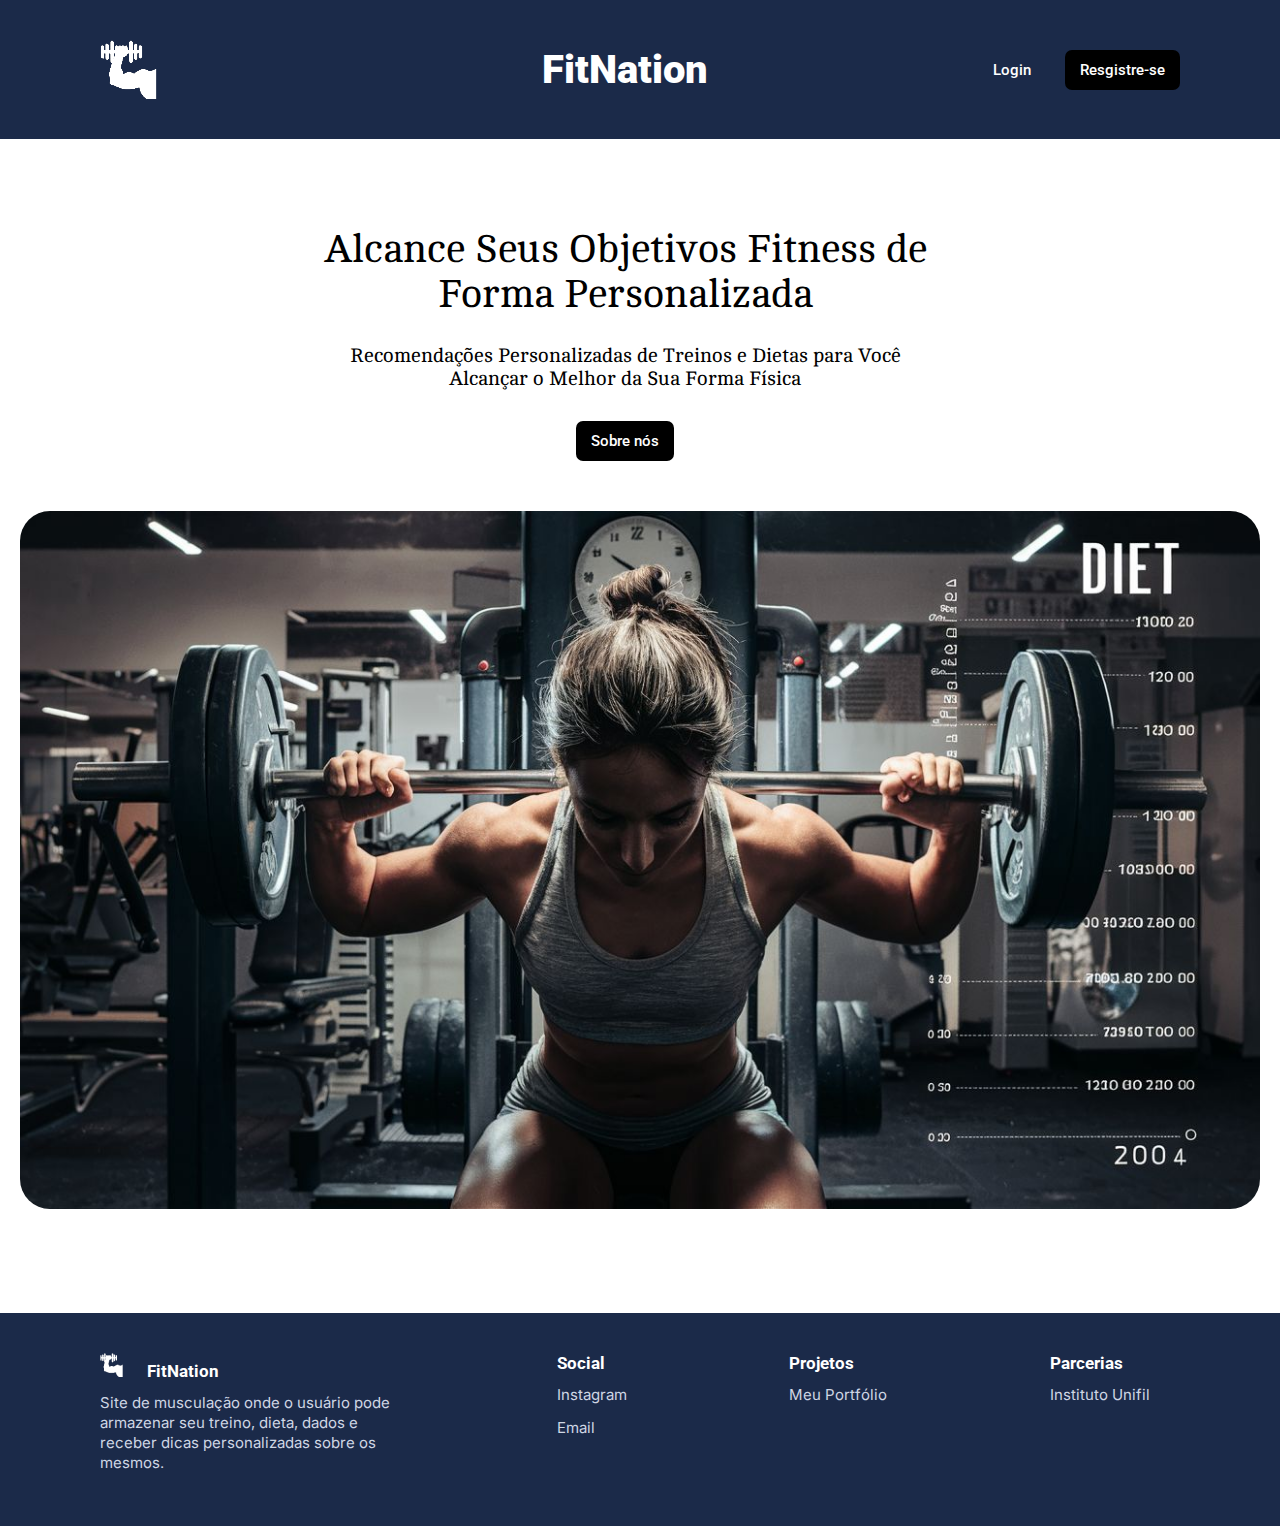
<file: index.html>
<!DOCTYPE html>
<html lang="pt-BR">
<head>
    <meta charset="UTF-8">
    <meta name="viewport" content="width=device-width, initial-scale=1.0">
    <title>FitNation</title>

    <link rel="shortcut icon" type="imagex/png" href="assets/img/icone.ico">

    <link rel="preconnect" href="https://fonts.googleapis.com">
    <link rel="preconnect" href="https://fonts.gstatic.com" crossorigin>
    <link href="https://fonts.googleapis.com/css2?family=Cambo&family=Roboto:ital,wght@0,100;0,300;0,400;0,500;0,700;0,900;1,100;1,300;1,400;1,500;1,700;1,900&display=swap" rel="stylesheet">
    
    <link rel="preconnect" href="https://fonts.googleapis.com">
    <link rel="preconnect" href="https://fonts.gstatic.com" crossorigin>
    <link href="https://fonts.googleapis.com/css2?family=Inter:ital,opsz,wght@0,14..32,100..900;1,14..32,100..900&display=swap" rel="stylesheet">

    <link rel="stylesheet" href="css/reset.css">
    <link rel="stylesheet" href="css/index.css">   
</head>
<body>
    <header>
        <img id="logo" src="assets/img/logo.png" alt="Logo">
        <a id="titulo-logo" href="index.html">FitNation</a>

        <nav>
            <a id="login"href="telaLogin.php" lang="pt-BR">Login</a>   
            <a id="button" href="telaRegistro.php">Resgistre-se</a>
        </nav>
    </header>  

    <main>
        <h1>Alcance Seus Objetivos Fitness de <br> Forma Personalizada</h1>
        <h2>Recomendações Personalizadas de Treinos e Dietas para Você <br> Alcançar o Melhor da Sua Forma Física</h2>
        <a id="about-button"href="sobreNos.html" >Sobre nós</a>
        <div id="image-container">
            <img id="main-image" src="assets/img/Treino_e_dieta.jpg" alt="Imagem Fitness">
        </div>
    </main>

    <footer>
        <div id="descricao-footer">
            <img id="descricao-image" src="assets/img/logoFooter.png" alt="LogoFooter">
            <a id="titulo-descricao" href="index.html">FitNation</a>
            <h2 id="texto-descricao" >Site de musculação onde o usuário pode armazenar seu treino, dieta, dados e receber dicas personalizadas sobre os mesmos.</h2>
        </div>

        <div id="social-footer">
            <h1 id="titulo-social">Social</h1>
            <a id="texto-social" href="https://www.instagram.com/lucas_sambati/">Instagram</a>
            <a id="texto-social" href="mailto:lucasleonardosambati@edu.unifil.br">Email</a>
        </div>

        <div id="projetos-footer">
            <h1 id="titulo-projetos">Projetos</h1>
            <a id="texto-projetos" href="https://sites.google.com/edu.unifil.br/lucas-sambati/p%C3%A1gina-inicial">Meu Portfólio</a>
        </div>

        <div id="parcerias-footer">
            <h1 id="titulo-parcerias">Parcerias</h1>
            <a id="texto-parcerias" href="https://unifil.br/">Instituto Unifil</a>
        </div>
    </footer>
</body>
</html>
</file>
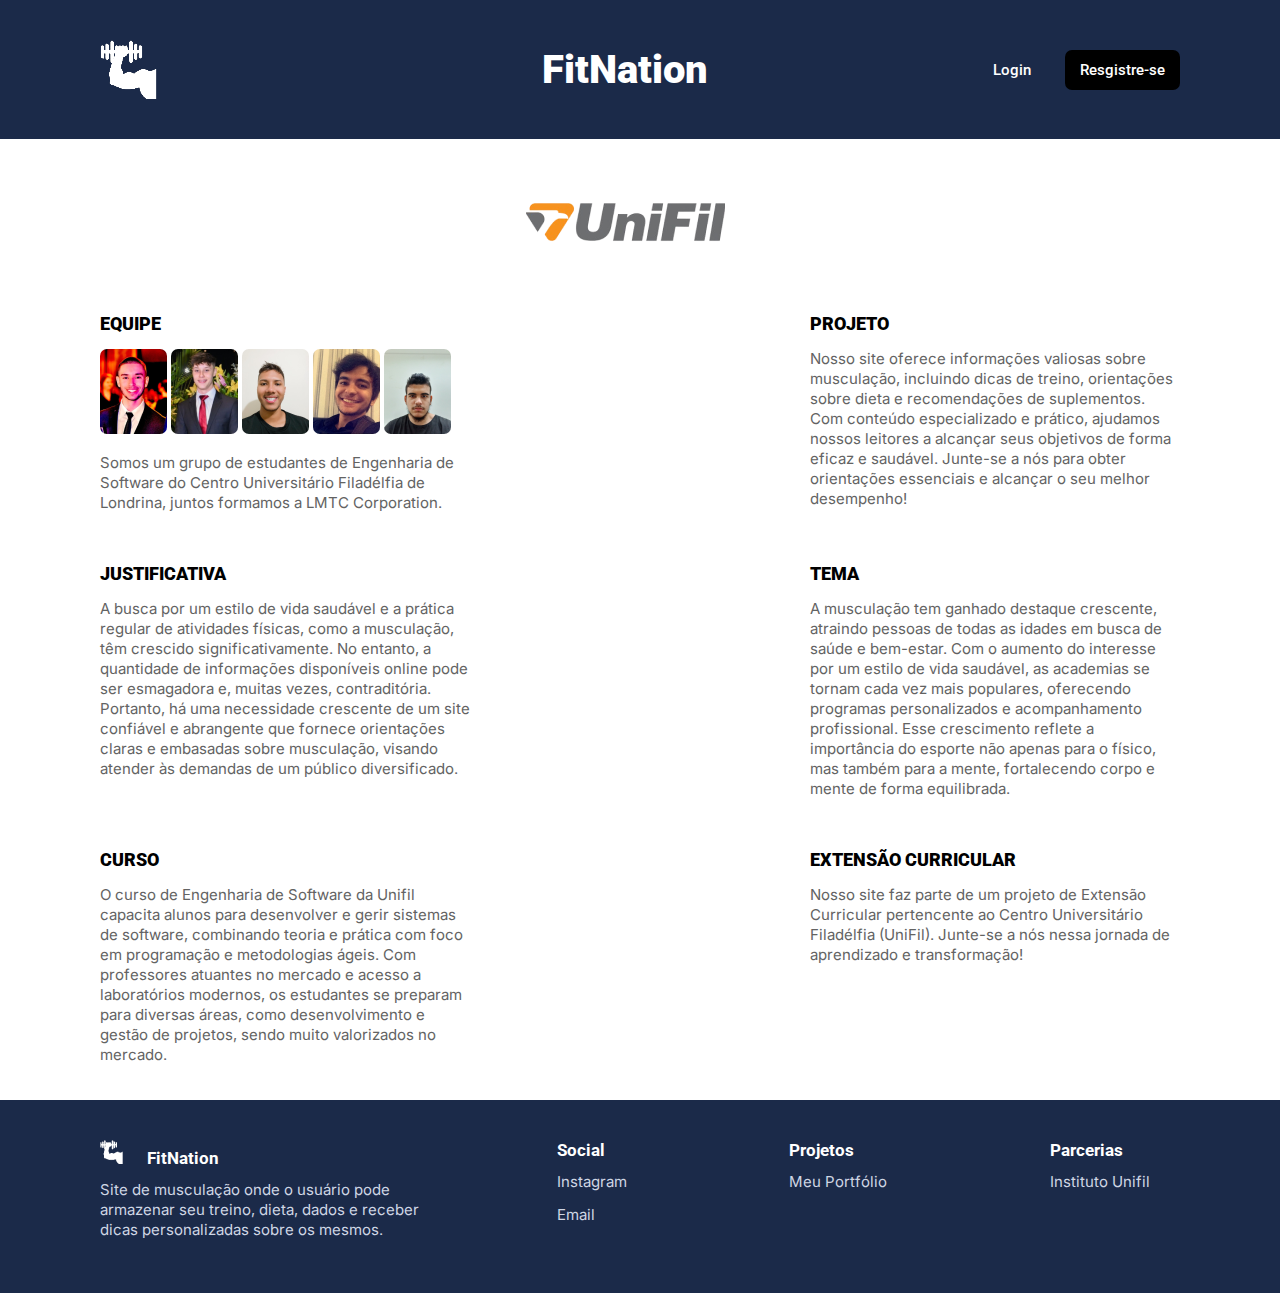
<file: sobreNos.html>
<!DOCTYPE html>
<html lang="pt-BR">
<head>
    <meta charset="UTF-8">
    <meta name="viewport" content="width=device-width, initial-scale=1.0">
    <title>FitNation</title>

    <link rel="shortcut icon" type="imagex/png" href="assets/img/icone.ico">

    <link rel="preconnect" href="https://fonts.googleapis.com">
    <link rel="preconnect" href="https://fonts.gstatic.com" crossorigin>
    <link href="https://fonts.googleapis.com/css2?family=Cambo&family=Roboto:ital,wght@0,100;0,300;0,400;0,500;0,700;0,900;1,100;1,300;1,400;1,500;1,700;1,900&display=swap" rel="stylesheet">
    
    <link rel="preconnect" href="https://fonts.googleapis.com">
    <link rel="preconnect" href="https://fonts.gstatic.com" crossorigin>
    <link href="https://fonts.googleapis.com/css2?family=Inter:ital,opsz,wght@0,14..32,100..900;1,14..32,100..900&display=swap" rel="stylesheet">

    <link rel="stylesheet" href="css/reset.css">
    <link rel="stylesheet" href="css/sobreNos.css">   
</head>
<body>
    <header>
        <img id="logo" src="assets/img/logo.png" alt="Logo">
        <a id="titulo-logo" href="index.html">FitNation</a>

        <nav>
            <a id="login"href="telaLogin.php" lang="pt-BR">Login</a>   
            <a id="button" href="telaRegistro.php">Resgistre-se</a>
        </nav>
    </header>  

    <main>
        <div id="image-container">
            <a href="https://unifil.br/" id="unifil"><img src="assets/img/unifil.png" alt="unifil"></a>
        </div>
        <div id="conteudo">
            <div id="equipe"">
                <h2>EQUIPE</h2>
                <img id="membro" src="assets/img/lucas.png" alt="lucas">
                <img id="membro" src="assets/img/miguel.png" alt="miguel">
                <img id="membro" src="assets/img/pedro.png" alt="pedro">
                <img id="membro" src="assets/img/ageu.png" alt="ageu">
                <img id="membro" src="assets/img/herick.png" alt="herick">
                <h3>
                    Somos um grupo de estudantes de Engenharia de Software do Centro Universitário 
                    Filadélfia de Londrina, juntos formamos a LMTC Corporation.
                </h3>
            </div>
            <div id="projeto">
                <h2>PROJETO</h2>
                <h3>
                    Nosso site oferece informações valiosas sobre musculação, incluindo dicas de treino, 
                    orientações sobre dieta e recomendações de suplementos. Com conteúdo especializado e 
                    prático, ajudamos nossos leitores a alcançar seus objetivos de forma eficaz e saudável. 
                    Junte-se a nós para obter orientações essenciais e alcançar o seu melhor desempenho!
                </h3>
            </div>
            <div id="justificativa">
                <h2>JUSTIFICATIVA</h2>
                <h3>
                    A busca por um estilo de vida saudável e a prática regular de atividades físicas, como a 
                    musculação, têm crescido significativamente. No entanto, a quantidade de informações 
                    disponíveis online pode ser esmagadora e, muitas vezes, contraditória. Portanto, há uma 
                    necessidade crescente de um site confiável e abrangente que fornece orientações claras e 
                    embasadas sobre musculação, visando atender às demandas de um público diversificado.
                </h3>
            </div>
            <div id="tema">
                <h2>TEMA</h2>
                <h3>
                    A musculação tem ganhado destaque crescente, atraindo pessoas de todas as idades em busca de 
                    saúde e bem-estar. Com o aumento do interesse por um estilo de vida saudável, as academias se 
                    tornam cada vez mais populares, oferecendo programas personalizados e acompanhamento profissional. 
                    Esse crescimento reflete a importância do esporte não apenas para o físico, mas também para a mente, 
                    fortalecendo corpo e mente de forma equilibrada.
                </h3>
            </div>
            <div id="curso">
                <h2>CURSO</h2>
                <h3>
                    O curso de Engenharia de Software da Unifil capacita alunos para desenvolver e gerir sistemas de 
                    software, combinando teoria e prática com foco em programação e metodologias ágeis. Com professores 
                    atuantes no mercado e acesso a laboratórios modernos, os estudantes se preparam para diversas áreas, 
                    como desenvolvimento e gestão de projetos, sendo muito valorizados no mercado.
                </h3>
            </div>
            <div id="extensao">
                <h2>EXTENSÃO CURRICULAR</h2>
                <h3>
                    Nosso site faz parte de um projeto de Extensão Curricular pertencente ao Centro Universitário 
                    Filadélfia (UniFil). Junte-se a nós nessa jornada de aprendizado e transformação!
                </h3>
            </div>
        </div>

    </main>

    <footer>
        <div id="descricao-footer">
            <img id="descricao-image" src="assets/img/logoFooter.png" alt="LogoFooter">
            <a id="titulo-descricao" href="index.html">FitNation</a>
            <h2 id="texto-descricao" >Site de musculação onde o usuário pode armazenar seu treino, dieta, dados e receber dicas personalizadas sobre os mesmos.</h2>
        </div>

        <div id="social-footer">
            <h1 id="titulo-social">Social</h1>
            <a id="texto-social" href="https://www.instagram.com/lucas_sambati/">Instagram</a>
            <a id="texto-social" href="mailto:lucasleonardosambati@edu.unifil.br">Email</a>
        </div>

        <div id="projetos-footer">
            <h1 id="titulo-projetos">Projetos</h1>
            <a id="texto-projetos" href="https://sites.google.com/edu.unifil.br/lucas-sambati/p%C3%A1gina-inicial">Meu Portfólio</a>
        </div>

        <div id="parcerias-footer">
            <h1 id="titulo-parcerias">Parcerias</h1>
            <a id="texto-parcerias" href="https://unifil.br/">Instituto Unifil</a>
        </div>
    </footer>
</body>
</html>
</file>
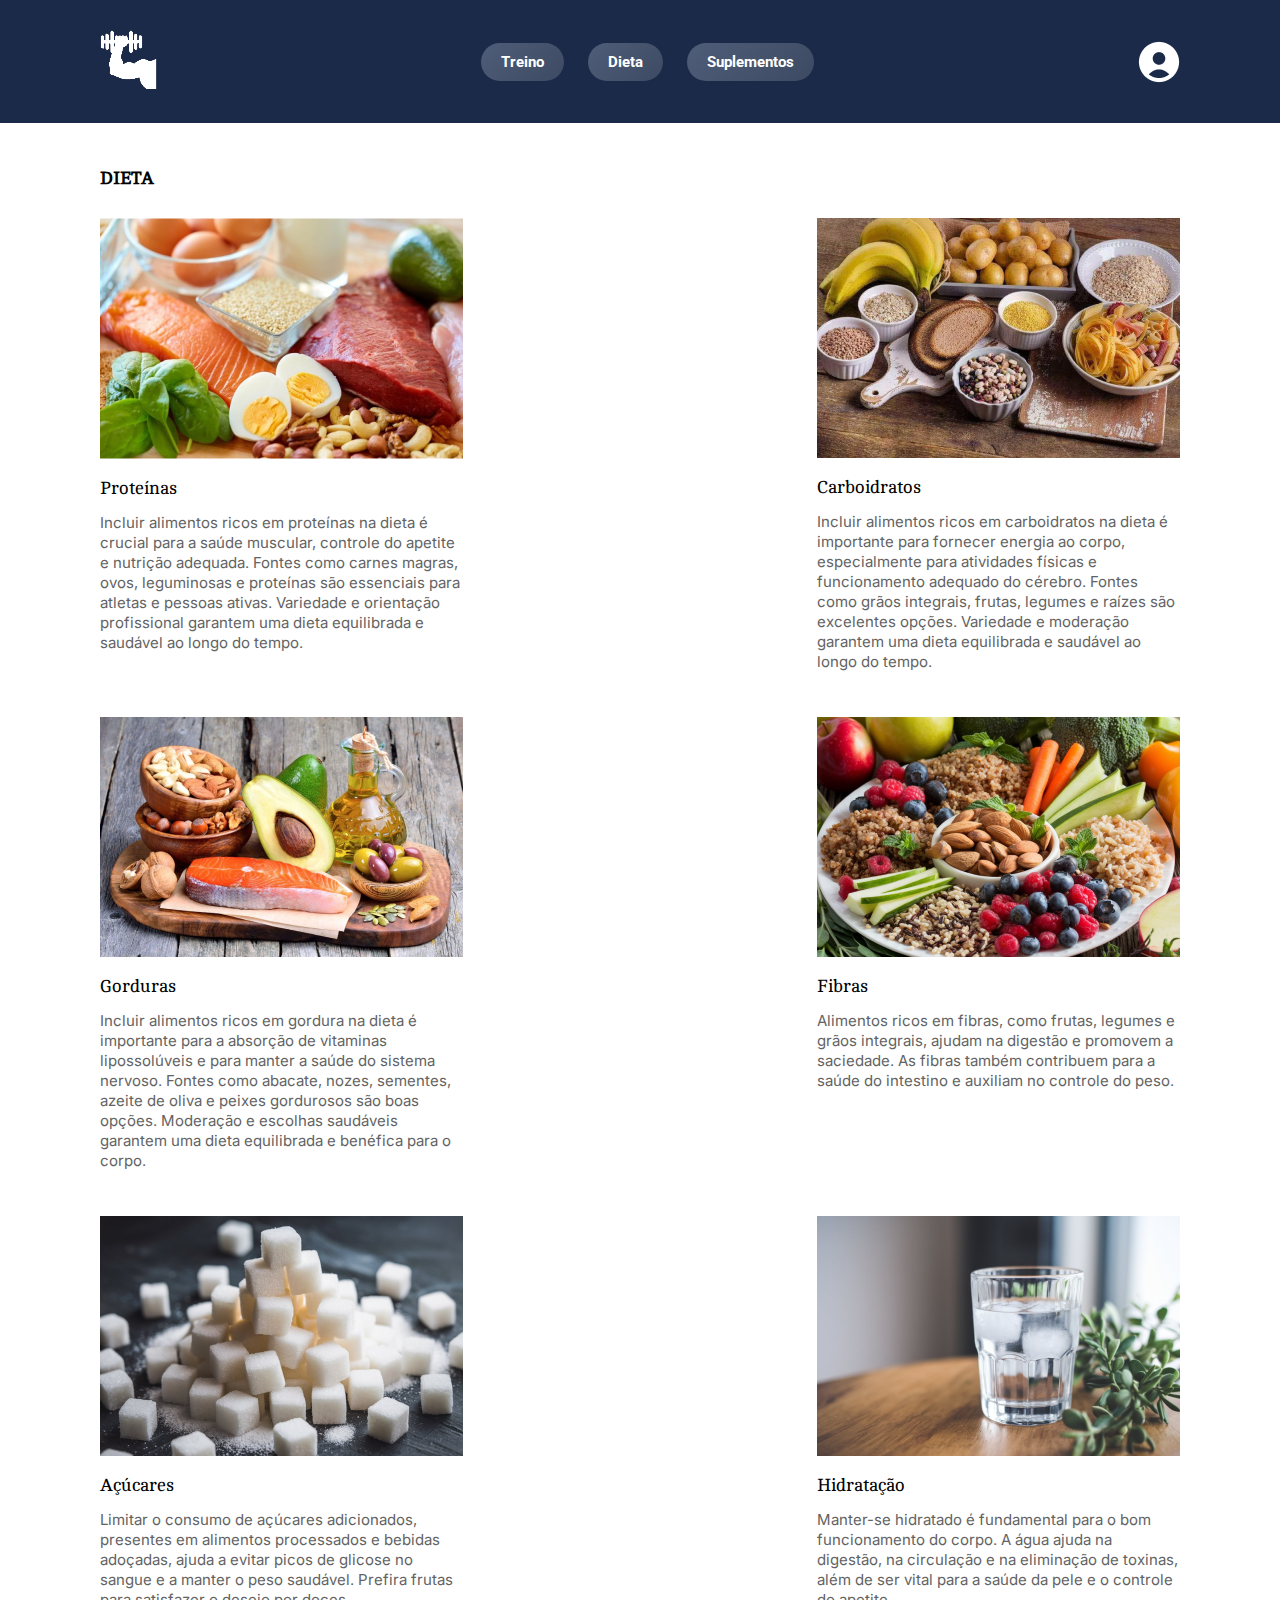
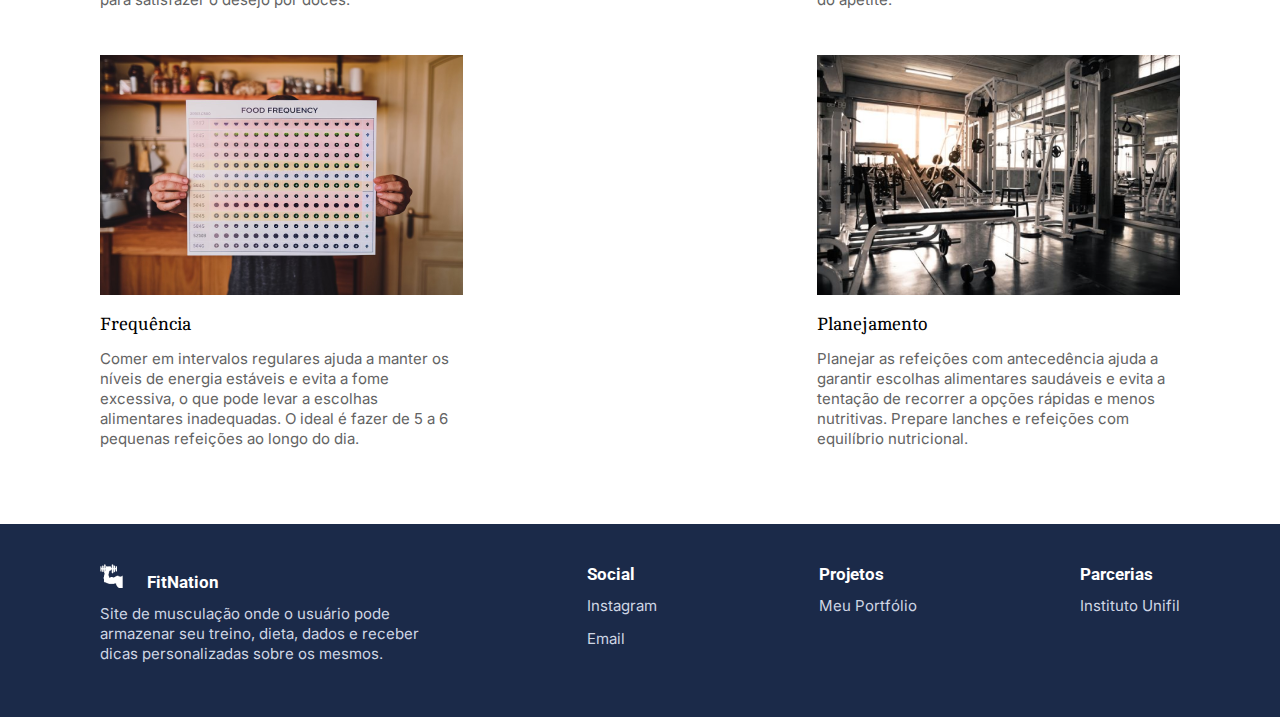
<file: telaDieta.html>
<!DOCTYPE html>
<html lang="pt-BR">
<head>
<meta charset="UTF-8">
    <meta name="viewport" content="width=device-width, initial-scale=1.0">
    <title>FitNation</title>

    <link rel="shortcut icon" type="imagex/png" href="assets/img/icone.ico">

    <link rel="preconnect" href="https://fonts.googleapis.com">
    <link rel="preconnect" href="https://fonts.gstatic.com" crossorigin>
    <link href="https://fonts.googleapis.com/css2?family=Cambo&family=Roboto:ital,wght@0,100;0,300;0,400;0,500;0,700;0,900;1,100;1,300;1,400;1,500;1,700;1,900&display=swap" rel="stylesheet">
    
    <link rel="preconnect" href="https://fonts.googleapis.com">
    <link rel="preconnect" href="https://fonts.gstatic.com" crossorigin>
    <link href="https://fonts.googleapis.com/css2?family=Inter:ital,opsz,wght@0,14..32,100..900;1,14..32,100..900&display=swap" rel="stylesheet">

    <link rel="stylesheet" href="css/reset.css">
    <link rel="stylesheet" href="css/telaDieta.css">
</head>
<body>
    <header>
        <a id="logo" href="telaInicial.php"><img src="assets/img/logo.png" alt="Logo"></a>
        <nav>
            <a href="telaInicial.php">Treino</a>
            <a href="telaDieta.php">Dieta</a>
            <a href="telaSuplemento.php">Suplementos</a>
        </nav>
        <img id="perfil" src="assets/img/perfil.png" alt="Perfil">
    </header> 

    <main>
        <div id="dieta">
            <h2>DIETA</h2>
        </div>
        <div id="conteudo-dieta">
            <div id="alimento">
                <img src="assets/img/proteina.png" alt="Proteínas">
                <h2 id="titulo-alimento">Proteínas</h2>
                <h3>
                    Incluir alimentos ricos em proteínas na dieta é crucial para a saúde muscular, controle do 
                    apetite e nutrição adequada. Fontes como carnes magras, ovos, leguminosas e proteínas 
                    são essenciais para atletas e pessoas ativas. Variedade e orientação profissional garantem 
                    uma dieta equilibrada e saudável ao longo do tempo.
                </h3>
            </div>
            <div id="alimento">
                <img src="assets/img/carboidrato.png" alt="Carboidratos">
                <h2 id="titulo-alimento">Carboidratos</h2>
                <h3>
                    Incluir alimentos ricos em carboidratos na dieta é importante para fornecer energia ao corpo, 
                    especialmente para atividades físicas e funcionamento adequado do cérebro. Fontes como grãos 
                    integrais, frutas, legumes e raízes são excelentes opções. Variedade e moderação garantem uma 
                    dieta equilibrada e saudável ao longo do tempo.
                </h3>
            </div>
            <div id="alimento">
                <img src="assets/img/gordura.png" alt="Gorduras">
                <h2 id="titulo-alimento">Gorduras</h2>
                <h3>
                    Incluir alimentos ricos em gordura na dieta é importante para a absorção de vitaminas 
                    lipossolúveis e para manter a saúde do sistema nervoso. Fontes como abacate, nozes, sementes, 
                    azeite de oliva e peixes gordurosos são boas opções. Moderação e escolhas saudáveis garantem uma 
                    dieta equilibrada e benéfica para o corpo.
                </h3>
            </div>
            <div id="alimento">
                <img src="assets/img/fibras.png" alt="Fibras">
                <h2 id="titulo-alimento">Fibras</h2>
                <h3>
                    Alimentos ricos em fibras, como frutas, legumes e grãos integrais, ajudam na digestão e promovem 
                    a saciedade. As fibras também contribuem para a saúde do intestino e auxiliam no controle do peso.
                </h3>
            </div>
            <div id="alimento">
                <img src="assets/img/acucares.png" alt="Açúcares">
                <h2 id="titulo-alimento">Açúcares</h2>
                <h3>
                    Limitar o consumo de açúcares adicionados, presentes em alimentos processados e bebidas adoçadas, 
                    ajuda a evitar picos de glicose no sangue e a manter o peso saudável. Prefira frutas para satisfazer 
                    o desejo por doces.
                </h3>
            </div>
            <div id="alimento">
                <img src="assets/img/hidratacao.png" alt="Hidratação">
                <h2 id="titulo-alimento">Hidratação</h2>
                <h3>
                    Manter-se hidratado é fundamental para o bom funcionamento do corpo. A água ajuda na digestão, na 
                    circulação e na eliminação de toxinas, além de ser vital para a saúde da pele e o controle do apetite.
                </h3>
            </div>
            <div id="alimento">
                <img src="assets/img/frequencia.png" alt="Frequência">
                <h2 id="titulo-alimento">Frequência</h2>
                <h3>
                    Comer em intervalos regulares ajuda a manter os níveis de energia estáveis e evita a fome excessiva, 
                    o que pode levar a escolhas alimentares inadequadas. O ideal é fazer de 5 a 6 pequenas refeições ao 
                    longo do dia.
                </h3>
            </div>
            <div id="alimento">
                <img src="assets/img/academia.png" alt="Planejamento">
                <h2 id="titulo-alimento">Planejamento</h2>
                <h3>
                    Planejar as refeições com antecedência ajuda a garantir escolhas alimentares saudáveis e evita a 
                    tentação de recorrer a opções rápidas e menos nutritivas. Prepare lanches e refeições com equilíbrio 
                    nutricional.
                </h3>
            </div>
        </div>
    </main>
    <footer>
        <div id="descricao-footer">
            <img id="descricao-image" src="assets/img/logoFooter.png" alt="LogoFooter">
            <a id="titulo-descricao" href="index.html">FitNation</a>
            <h2 id="texto-descricao" >Site de musculação onde o usuário pode armazenar seu treino, dieta, dados e receber dicas personalizadas sobre os mesmos.</h2>
        </div>

        <div id="social-footer">
            <h1 id="titulo-social">Social</h1>
            <a id="texto-social" href="https://www.instagram.com/lucas_sambati/">Instagram</a>
            <a id="texto-social" href="mailto:lucasleonardosambati@edu.unifil.br">Email</a>
        </div>

        <div id="projetos-footer">
            <h1 id="titulo-projetos">Projetos</h1>
            <a id="texto-projetos" href="https://sites.google.com/edu.unifil.br/lucas-sambati/p%C3%A1gina-inicial">Meu Portfólio</a>
        </div>

        <div id="parcerias-footer">
            <h1 id="titulo-parcerias">Parcerias</h1>
            <a id="texto-parcerias" href="https://unifil.br/">Instituto Unifil</a>
        </div>
    </footer>
</body>
</html>
</file>
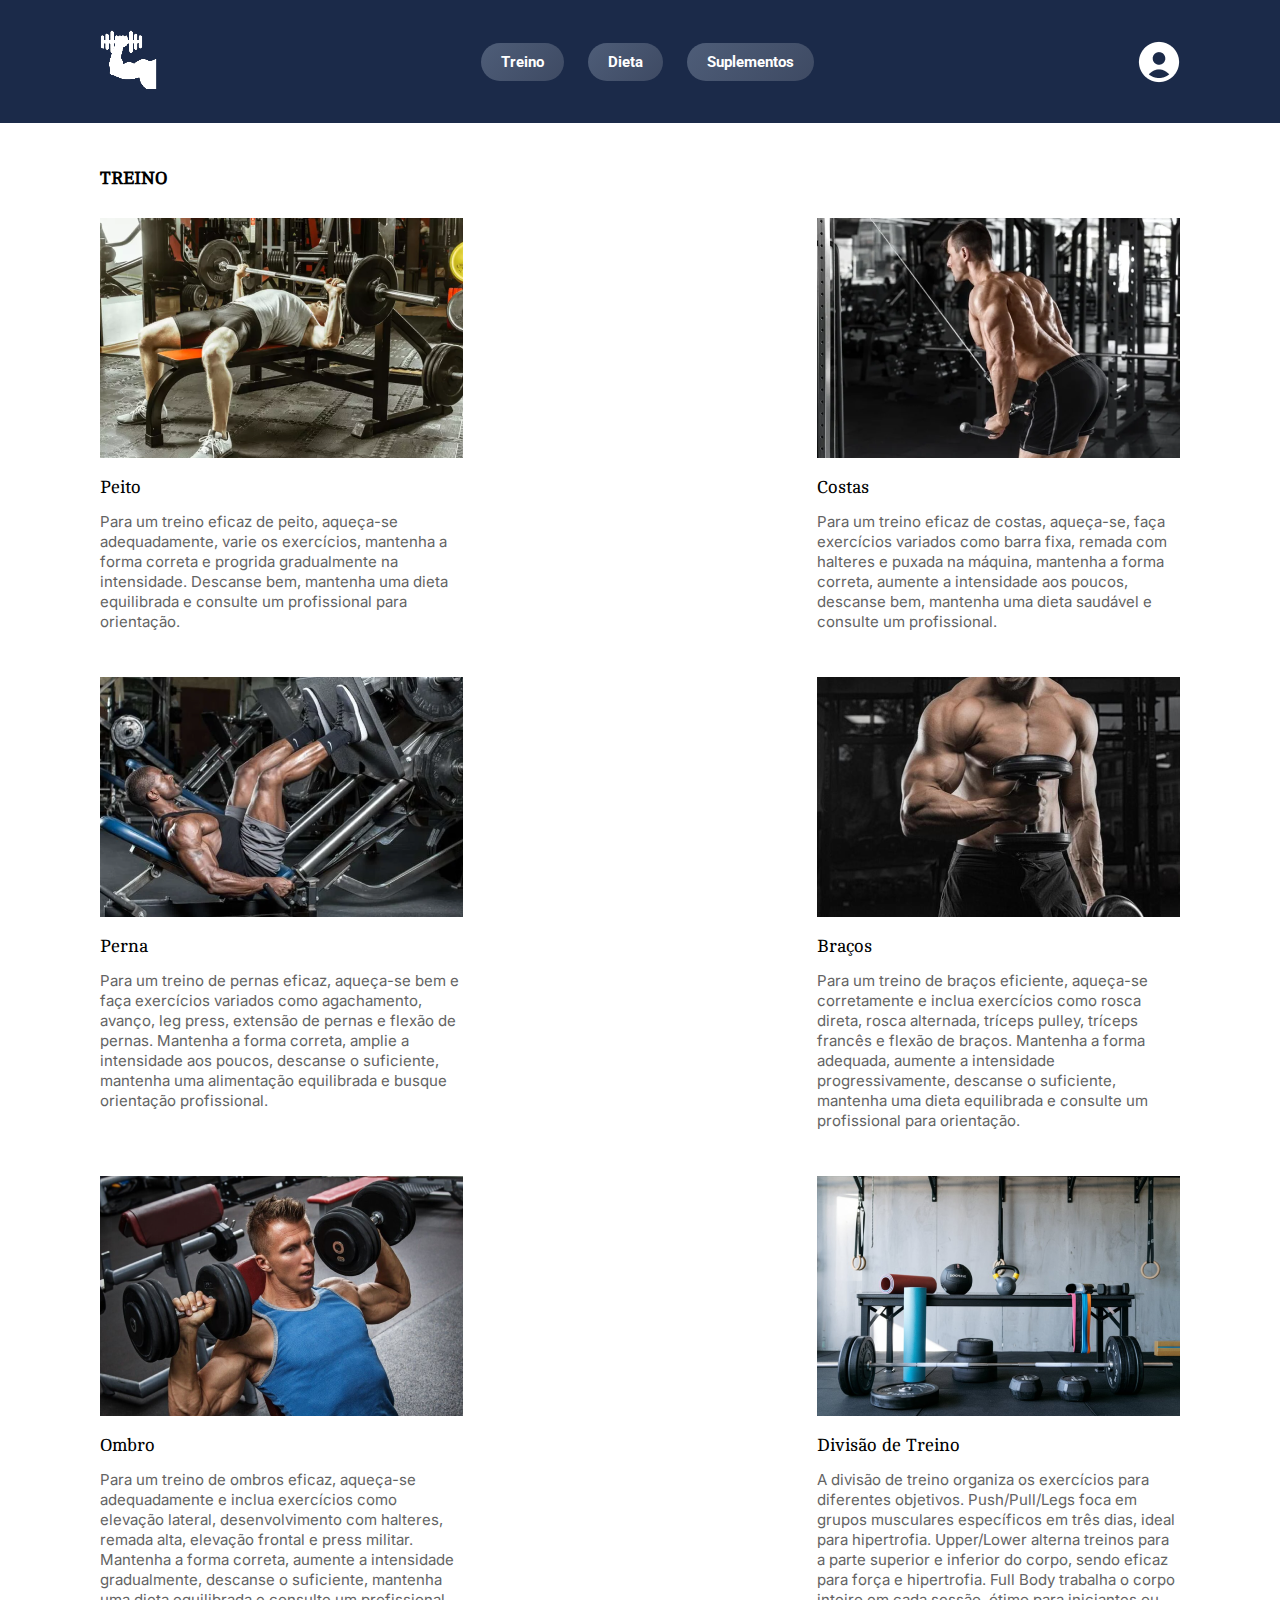
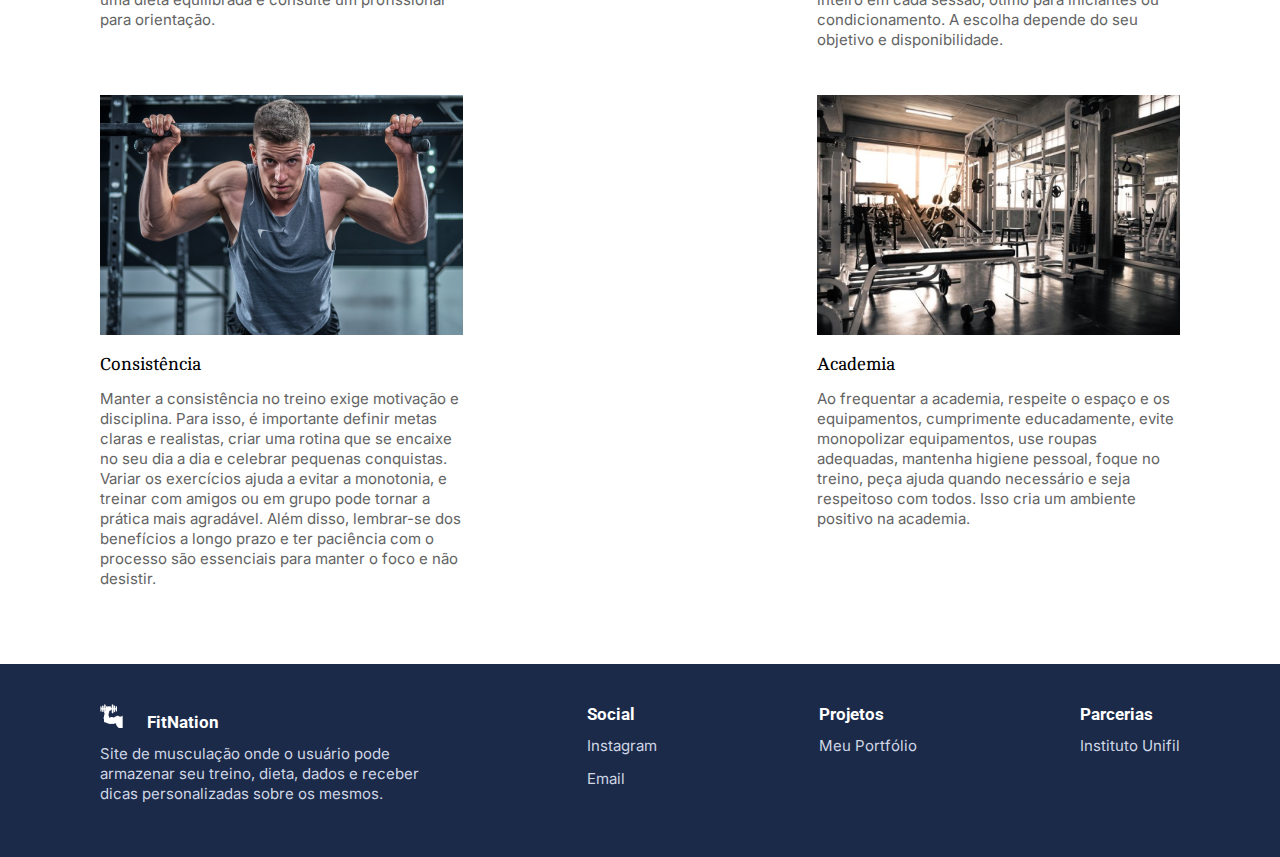
<file: telaInicial.html>
<!DOCTYPE html>
<html lang="pt-BR">
<head>
<meta charset="UTF-8">
    <meta name="viewport" content="width=device-width, initial-scale=1.0">
    <title>FitNation</title>

    <link rel="shortcut icon" type="imagex/png" href="assets/img/icone.ico">

    <link rel="preconnect" href="https://fonts.googleapis.com">
    <link rel="preconnect" href="https://fonts.gstatic.com" crossorigin>
    <link href="https://fonts.googleapis.com/css2?family=Cambo&family=Roboto:ital,wght@0,100;0,300;0,400;0,500;0,700;0,900;1,100;1,300;1,400;1,500;1,700;1,900&display=swap" rel="stylesheet">
    
    <link rel="preconnect" href="https://fonts.googleapis.com">
    <link rel="preconnect" href="https://fonts.gstatic.com" crossorigin>
    <link href="https://fonts.googleapis.com/css2?family=Inter:ital,opsz,wght@0,14..32,100..900;1,14..32,100..900&display=swap" rel="stylesheet">

    <link rel="stylesheet" href="css/reset.css">
    <link rel="stylesheet" href="css/telaInicial.css">
</head>
<body>
    <header>
        <a id="logo" href="telaInicial.php"><img src="assets/img/logo.png" alt="Logo"></a>
        <nav>
            <a href="telaInicial.php">Treino</a>
            <a href="telaDieta.php">Dieta</a>
            <a href="telaSuplemento.php">Suplementos</a>
        </nav>
        <img id="perfil" src="assets/img/perfil.png" alt="Perfil">
    </header> 

    <main>
        <div id="treino">
            <h2>TREINO</h2>
        </div>
        <div id="conteudo-treino">
            <div id="musuculo">
                <img src="assets/img/peito.png" alt="Peito">
                <h2 id="titulo-musuculo">Peito</h2>
                <h3>
                    Para um treino eficaz de peito, aqueça-se adequadamente, varie os exercícios, mantenha a 
                    forma correta e progrida gradualmente na intensidade. Descanse bem, mantenha uma dieta 
                    equilibrada e consulte um profissional para orientação.
                </h3>
            </div>
            <div id="musuculo">
                <img src="assets/img/costas.png" alt="Costas">
                <h2 id="titulo-musuculo">Costas</h2>
                <h3>
                    Para um treino eficaz de costas, aqueça-se, faça exercícios variados como barra fixa, 
                    remada com halteres e puxada na máquina, mantenha a forma correta, aumente a intensidade
                    aos poucos, descanse bem, mantenha uma dieta saudável e consulte um profissional.
                </h3>
            </div>
            <div id="musuculo">
                <img src="assets/img/pernas.png" alt="Perna">
                <h2 id="titulo-musuculo">Perna</h2>
                <h3>
                    Para um treino de pernas eficaz, aqueça-se bem e faça exercícios variados como agachamento,
                    avanço, leg press, extensão de pernas e flexão de pernas. Mantenha a forma correta, 
                    amplie a intensidade aos poucos, descanse o suficiente, mantenha uma alimentação 
                    equilibrada e busque orientação profissional.
                </h3>
            </div>
            <div id="musuculo">
                <img src="assets/img/bracos.png" alt="Braços">
                <h2 id="titulo-musuculo">Braços</h2>
                <h3>
                    Para um treino de braços eficiente, aqueça-se corretamente e inclua exercícios como rosca
                    direta, rosca alternada, tríceps pulley, tríceps francês e flexão de braços. Mantenha a forma 
                    adequada, aumente a intensidade progressivamente, descanse o suficiente, mantenha uma dieta 
                    equilibrada e consulte um profissional para orientação.
                </h3>
            </div>
            <div id="musuculo">
                <img src="assets/img/ombros.png" alt="Ombro">
                <h2 id="titulo-musuculo">Ombro</h2>
                <h3>
                    Para um treino de ombros eficaz, aqueça-se adequadamente e inclua exercícios como elevação 
                    lateral, desenvolvimento com halteres, remada alta, elevação frontal e press militar. Mantenha
                    a forma correta, aumente a intensidade gradualmente, descanse o suficiente, mantenha uma 
                    dieta equilibrada e consulte um profissional para orientação.
                </h3>
            </div>
            <div id="musuculo">
                <img src="assets/img/divisaoTreino.png" alt="Academia">
                <h2 id="titulo-musuculo">Divisão de Treino</h2>
                <h3>
                    A divisão de treino organiza os exercícios para diferentes objetivos. Push/Pull/Legs foca em 
                    grupos musculares específicos em três dias, ideal para hipertrofia. Upper/Lower alterna treinos
                    para a parte superior e inferior do corpo, sendo eficaz para força e hipertrofia. Full Body 
                    trabalha o corpo inteiro em cada sessão, ótimo para iniciantes ou condicionamento. A escolha 
                    depende do seu objetivo e disponibilidade.
                </h3>
            </div>
            <div id="musuculo">
                <img src="assets/img/consistencia.png" alt="Academia">
                <h2 id="titulo-musuculo">Consistência</h2>
                <h3>
                    Manter a consistência no treino exige motivação e disciplina. Para isso, é importante definir 
                    metas claras e realistas, criar uma rotina que se encaixe no seu dia a dia e celebrar pequenas
                    conquistas. Variar os exercícios ajuda a evitar a monotonia, e treinar com amigos ou em grupo 
                    pode tornar a prática mais agradável. Além disso, lembrar-se dos benefícios a longo prazo e ter 
                    paciência com o processo são essenciais para manter o foco e não desistir.
                </h3>
            </div>
            <div id="musuculo">
                <img src="assets/img/academia.png" alt="Academia">
                <h2 id="titulo-musuculo">Academia</h2>
                <h3>
                    Ao frequentar a academia, respeite o espaço e os equipamentos, cumprimente educadamente, 
                    evite monopolizar equipamentos, use roupas adequadas, mantenha higiene pessoal, foque no 
                    treino, peça ajuda quando necessário e seja respeitoso com todos. Isso cria um ambiente 
                    positivo na academia.
                </h3>
            </div>
        </div>
    </main>
    <footer>
        <div id="descricao-footer">
            <img id="descricao-image" src="assets/img/logoFooter.png" alt="LogoFooter">
            <a id="titulo-descricao" href="index.html">FitNation</a>
            <h2 id="texto-descricao" >Site de musculação onde o usuário pode armazenar seu treino, dieta, dados e receber dicas personalizadas sobre os mesmos.</h2>
        </div>

        <div id="social-footer">
            <h1 id="titulo-social">Social</h1>
            <a id="texto-social" href="https://www.instagram.com/lucas_sambati/">Instagram</a>
            <a id="texto-social" href="mailto:lucasleonardosambati@edu.unifil.br">Email</a>
        </div>

        <div id="projetos-footer">
            <h1 id="titulo-projetos">Projetos</h1>
            <a id="texto-projetos" href="https://sites.google.com/edu.unifil.br/lucas-sambati/p%C3%A1gina-inicial">Meu Portfólio</a>
        </div>

        <div id="parcerias-footer">
            <h1 id="titulo-parcerias">Parcerias</h1>
            <a id="texto-parcerias" href="https://unifil.br/">Instituto Unifil</a>
        </div>
    </footer>
</body>
</html>
</file>
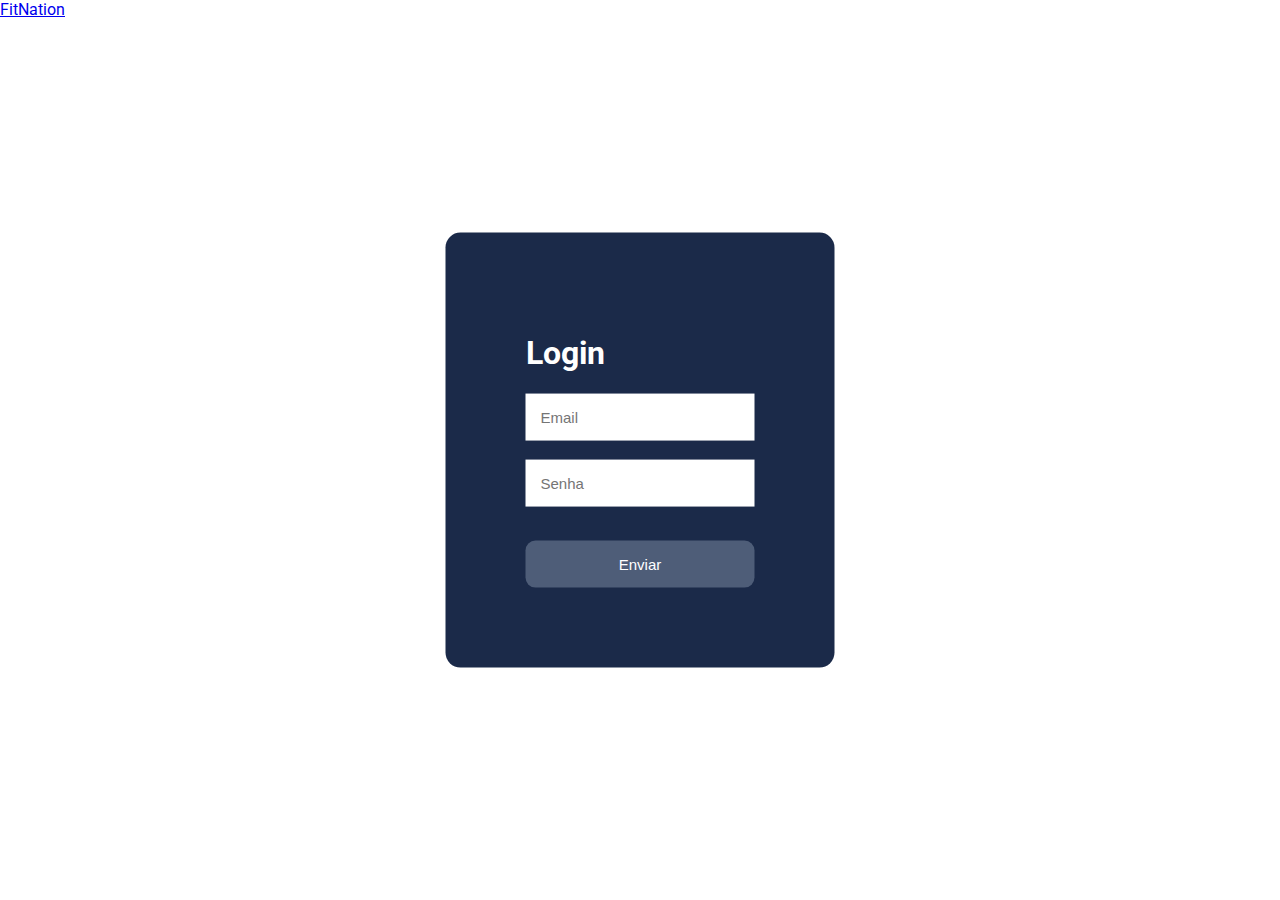
<file: telaLogin.html>
<!DOCTYPE html>
<html lang="pt-BR">
<head>
    <meta charset="UTF-8">
    <title>Tela de Login</title>

    <link rel="shortcut icon" type="imagex/png" href="assets/img/icone.ico">

    <link rel="preconnect" href="https://fonts.googleapis.com">
    <link rel="preconnect" href="https://fonts.gstatic.com" crossorigin>
    <link href="https://fonts.googleapis.com/css2?family=Cambo&family=Roboto:ital,wght@0,100;0,300;0,400;0,500;0,700;0,900;1,100;1,300;1,400;1,500;1,700;1,900&display=swap" rel="stylesheet">

    <link rel="stylesheet" href="css/reset.css">
    <link rel="stylesheet" href="css/telaLogin.css">
</head>
<body>
    <div id="titulo">
        <a href="index.html">FitNation</a>
    </div>

    <div id="login">
        <h1>Login</h1>
        <input type="text" placeholder="Email">
        <br><br>
        <input type="password" placeholder="Senha">
        <br><br>
        <button>Enviar</button>
    </div>
</body>
</html>
</file>
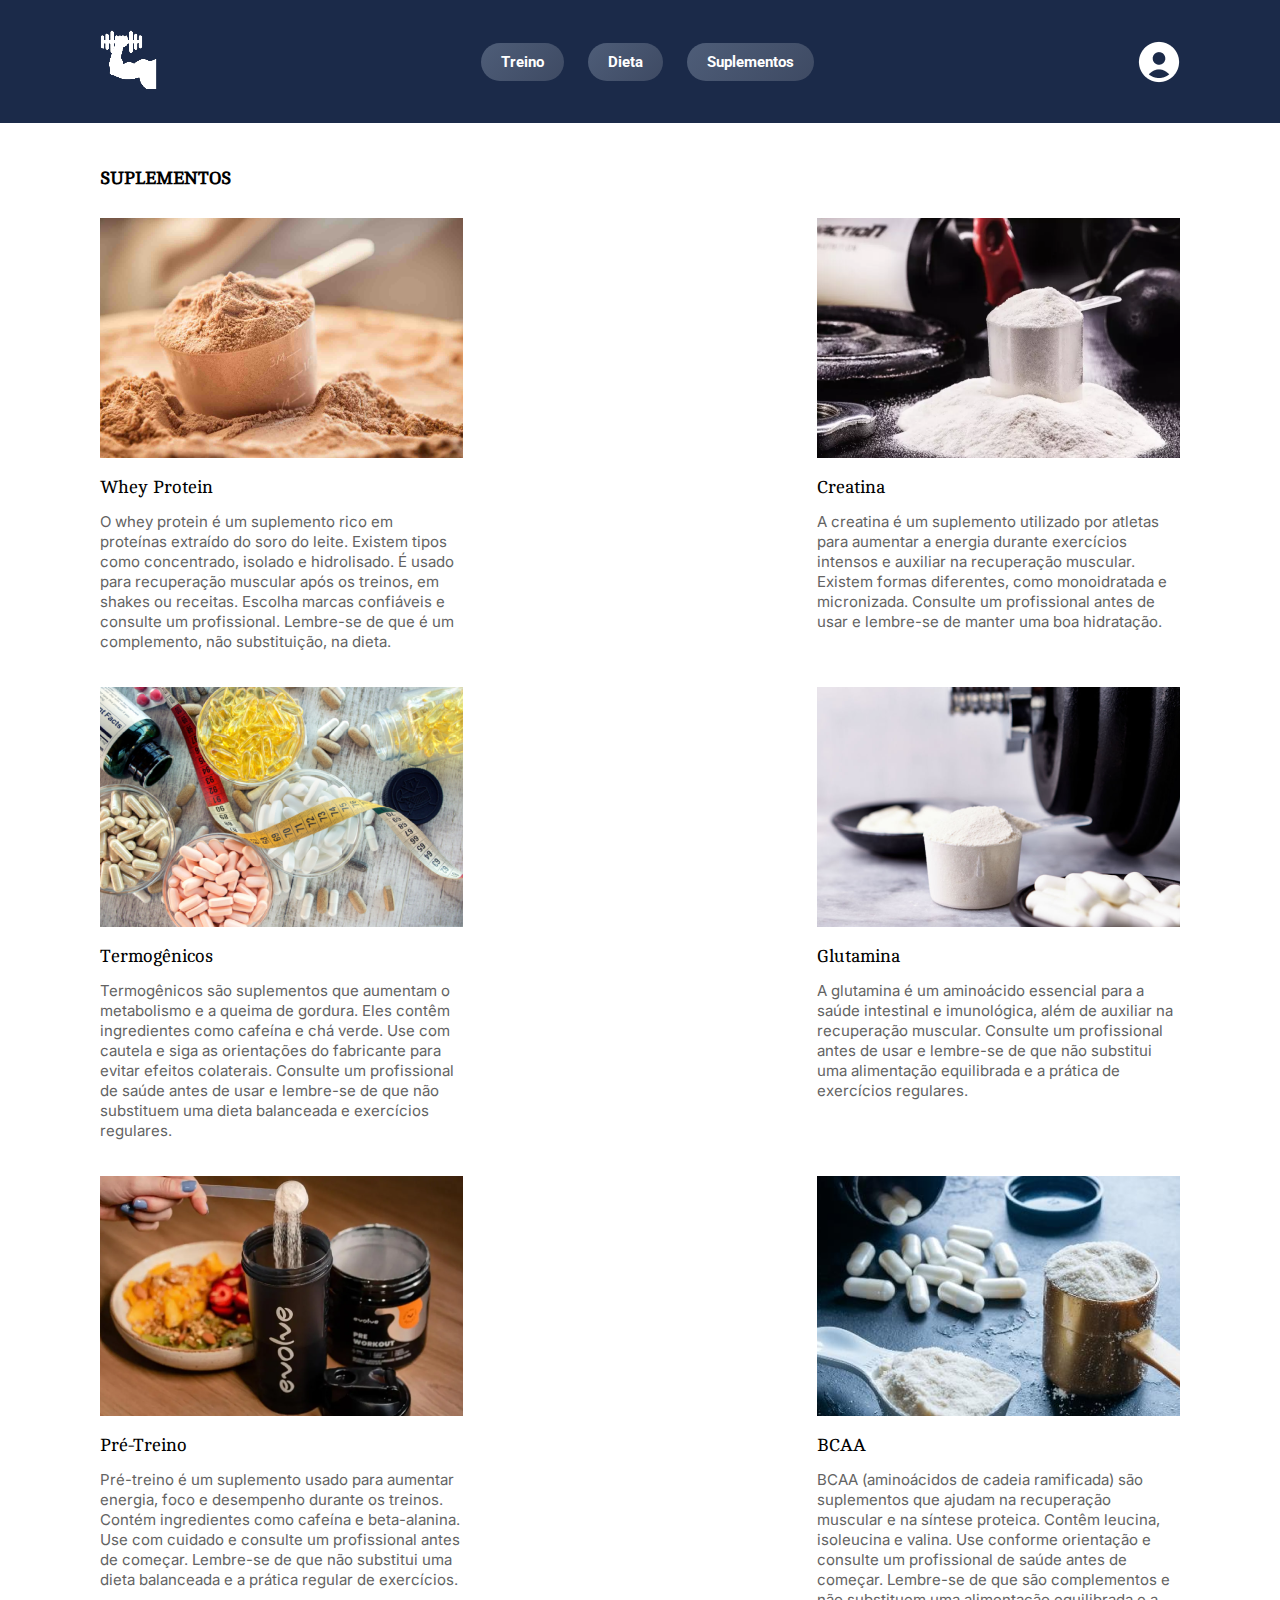
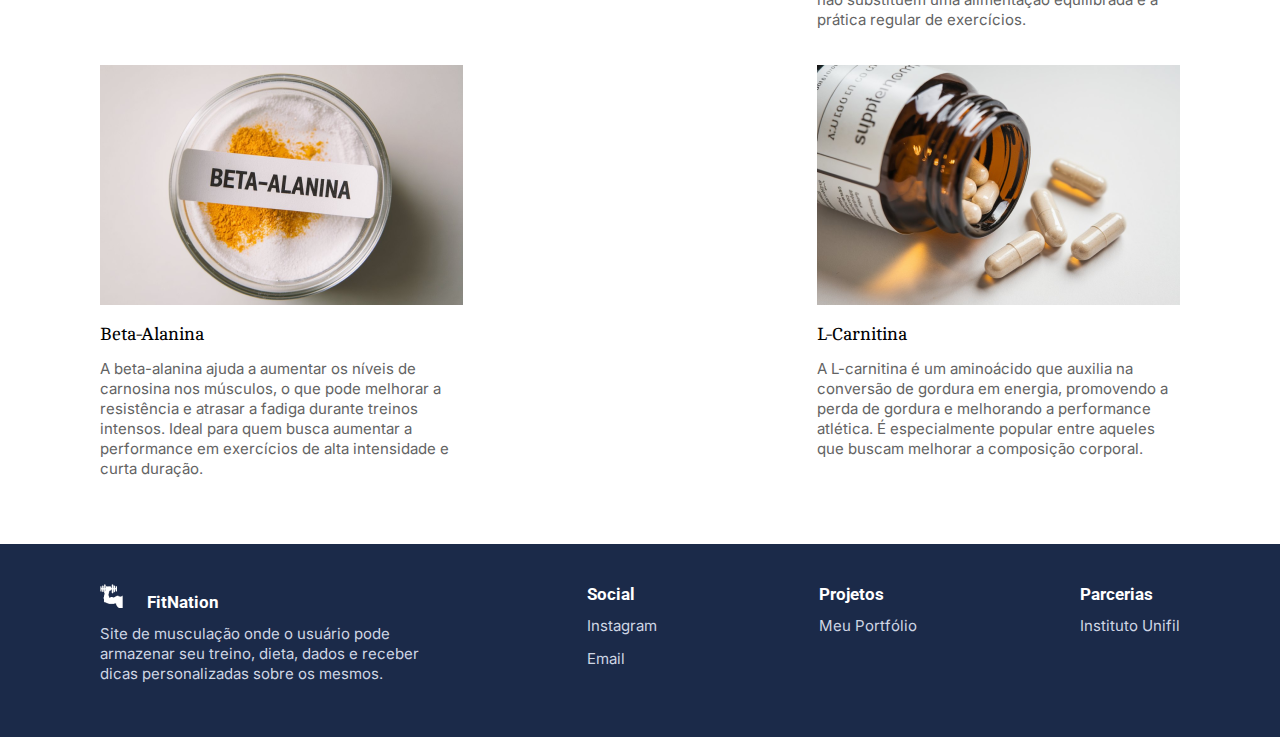
<file: telaSuplemento.html>
<!DOCTYPE html>
<html lang="pt-BR">
<head>
<meta charset="UTF-8">
    <meta name="viewport" content="width=device-width, initial-scale=1.0">
    <title>FitNation</title>

    <link rel="shortcut icon" type="imagex/png" href="assets/img/icone.ico">

    <link rel="preconnect" href="https://fonts.googleapis.com">
    <link rel="preconnect" href="https://fonts.gstatic.com" crossorigin>
    <link href="https://fonts.googleapis.com/css2?family=Cambo&family=Roboto:ital,wght@0,100;0,300;0,400;0,500;0,700;0,900;1,100;1,300;1,400;1,500;1,700;1,900&display=swap" rel="stylesheet">
    
    <link rel="preconnect" href="https://fonts.googleapis.com">
    <link rel="preconnect" href="https://fonts.gstatic.com" crossorigin>
    <link href="https://fonts.googleapis.com/css2?family=Inter:ital,opsz,wght@0,14..32,100..900;1,14..32,100..900&display=swap" rel="stylesheet">

    <link rel="stylesheet" href="css/reset.css">
    <link rel="stylesheet" href="css/telaSuplemento.css">
</head>
<body>
    <header>
        <a id="logo" href="telaInicial.php"><img src="assets/img/logo.png" alt="Logo"></a>
        <nav>
            <a href="telaInicial.php">Treino</a>
            <a href="telaDieta.php">Dieta</a>
            <a href="telaSuplemento.php">Suplementos</a>
        </nav>
        <img id="perfil" src="assets/img/perfil.png" alt="Perfil">
    </header> 

    <main>
        <div id="suplemento">
            <h2>SUPLEMENTOS</h2>
        </div>
        <div id="conteudo-suplemento">
            <div id="item-suplemento">
                <img src="assets/img/wheyProtein.png" alt="Whey Protein">
                <h2 id="titulo-item-suplemento">Whey Protein</h2>
                <h3>
                    O whey protein é um suplemento rico em proteínas extraído do soro do leite. Existem tipos como 
                    concentrado, isolado e hidrolisado. É usado para recuperação muscular após os treinos, em shakes 
                    ou receitas. Escolha marcas confiáveis e consulte um profissional. Lembre-se de que é um complemento, 
                    não substituição, na dieta.
                </h3>
            </div>
            <div id="item-suplemento">
                <img src="assets/img/creatina.png" alt="Creatina">
                <h2 id="titulo-item-suplemento">Creatina</h2>
                <h3>
                    A creatina é um suplemento utilizado por atletas para aumentar a energia durante exercícios intensos e 
                    auxiliar na recuperação muscular. Existem formas diferentes, como monoidratada e micronizada. Consulte 
                    um profissional antes de usar e lembre-se de manter uma boa hidratação.
                </h3>
            </div>
            <div id="item-suplemento">
                <img src="assets/img/termogenico.png" alt="Termogênicos">
                <h2 id="titulo-item-suplemento">Termogênicos</h2>
                <h3>
                    Termogênicos são suplementos que aumentam o metabolismo e a queima de gordura. Eles contêm ingredientes como 
                    cafeína e chá verde. Use com cautela e siga as orientações do fabricante para evitar efeitos colaterais. 
                    Consulte um profissional de saúde antes de usar e lembre-se de que não substituem uma dieta balanceada e 
                    exercícios regulares.
                </h3>
            </div>
            <div id="item-suplemento">
                <img src="assets/img/glutamina.png" alt="Glutamina">
                <h2 id="titulo-item-suplemento">Glutamina</h2>
                <h3>
                    A glutamina é um aminoácido essencial para a saúde intestinal e imunológica, além de auxiliar na recuperação 
                    muscular. Consulte um profissional antes de usar e lembre-se de que não substitui uma alimentação equilibrada 
                    e a prática de exercícios regulares.
                </h3>
            </div>
            <div id="item-suplemento">
                <img src="assets/img/preTreino.png" alt="Pré-Treino">
                <h2 id="titulo-item-suplemento">Pré-Treino</h2>
                <h3>
                    Pré-treino é um suplemento usado para aumentar energia, foco e desempenho durante os treinos. Contém 
                    ingredientes como cafeína e beta-alanina. Use com cuidado e consulte um profissional antes de começar. 
                    Lembre-se de que não substitui uma dieta balanceada e a prática regular de exercícios.
                </h3>
            </div>
            <div id="item-suplemento">
                <img src="assets/img/bcaa.png" alt="BCAA">
                <h2 id="titulo-item-suplemento">BCAA</h2>
                <h3>
                    BCAA (aminoácidos de cadeia ramificada) são suplementos que ajudam na recuperação muscular e na síntese 
                    proteica. Contêm leucina, isoleucina e valina. Use conforme orientação e consulte um profissional de saúde 
                    antes de começar. Lembre-se de que são complementos e não substituem uma alimentação equilibrada e a prática 
                    regular de exercícios.
                </h3>
            </div>
            <div id="item-suplemento">
                <img src="assets/img/betaAlanina.png" alt="Beta-Alanina">
                <h2 id="titulo-item-suplemento">Beta-Alanina</h2>
                <h3>
                    A beta-alanina ajuda a aumentar os níveis de carnosina nos músculos, o que pode melhorar a resistência e atrasar 
                    a fadiga durante treinos intensos. Ideal para quem busca aumentar a performance em exercícios de alta intensidade 
                    e curta duração.
                </h3>
            </div>
            <div id="item-suplemento">
                <img src="assets/img/lCarnitina.png" alt="L-Carnitina">
                <h2 id="titulo-item-suplemento">L-Carnitina</h2>
                <h3>
                    A L-carnitina é um aminoácido que auxilia na conversão de gordura em energia, promovendo a perda de gordura e melhorando 
                    a performance atlética. É especialmente popular entre aqueles que buscam melhorar a composição corporal.
                </h3>
            </div>
        </div>
    </main>
    <footer>
        <div id="descricao-footer">
            <img id="descricao-image" src="assets/img/logoFooter.png" alt="LogoFooter">
            <a id="titulo-descricao" href="index.html">FitNation</a>
            <h2 id="texto-descricao" >Site de musculação onde o usuário pode armazenar seu treino, dieta, dados e receber dicas personalizadas sobre os mesmos.</h2>
        </div>

        <div id="social-footer">
            <h1 id="titulo-social">Social</h1>
            <a id="texto-social" href="https://www.instagram.com/lucas_sambati/">Instagram</a>
            <a id="texto-social" href="mailto:lucasleonardosambati@edu.unifil.br">Email</a>
        </div>

        <div id="projetos-footer">
            <h1 id="titulo-projetos">Projetos</h1>
            <a id="texto-projetos" href="https://sites.google.com/edu.unifil.br/lucas-sambati/p%C3%A1gina-inicial">Meu Portfólio</a>
        </div>

        <div id="parcerias-footer">
            <h1 id="titulo-parcerias">Parcerias</h1>
            <a id="texto-parcerias" href="https://unifil.br/">Instituto Unifil</a>
        </div>
    </footer>
</body>
</html>
</file>
<file: css/index.css>
header {
    display: flex;
    justify-content: space-between;
    background-color: #1b2a49;
    width: 100%;
    position: fixed;
    padding: 40px 100px; 
    align-items: center;
}

#titulo-logo {
    font-size: 40px;
    font-family: "Roboto", Arial, Helvetica, sans-serif;
    font-weight: 900;
    margin-left: 130px;
}

nav {
    padding-right: 200px;
}

a {
    color: #FFF;
    font-size: 15px;
    font-family: "Roboto", Arial, Helvetica, sans-serif;
    font-weight: 500;
    text-decoration: none;
    margin-right: 30px;
}

#button {
    display: inline-block;
    color: #FFF;
    background-color: #000;
    height: 40px;
    line-height: 40px;
    padding-left: 15px;
    padding-right: 15px;
    border-radius: 7px;
    margin-right: 0;
    transition: transform 100ms linear;
}

#button:hover {
    transform: scale(1.05);
}

main {
    text-align: center;
    padding-top: 200px;
    padding-bottom: 100px;
    padding-left: 20px;
    padding-right: 20px;
}

h1 {
    color: black;
    font-size: 40px;
    font-family: "Cambo", Arial, Helvetica, sans-serif;
    font-weight: 400;
    text-decoration: none;
    margin-right: 30px;
}

h2 {
    color: black;
    font-size: 20px;
    font-family: "Cambo", Arial, Helvetica, sans-serif;
    font-weight: 400;
    text-decoration: none;
    margin-right: 30px;
}

#about-button {
    display: inline-block;
    color: white;
    background-color: #000;
    height: 40px;
    line-height: 40px;
    padding-left: 15px;
    padding-right: 15px;
    border-radius: 7px;
    margin-top: 15px;
    transition: transform 100ms linear;
}

#about-button:hover {
    transform: scale(1.05);
}

#image-container {
    margin-top: 50px;
}

#main-image {
    border-radius: 30px;
    max-width: 100%;

}

footer {
    display: flex;
    max-width: 100%;
    background-color: #1b2a49;
    padding: 40px 100px; 
    justify-content: space-between;

}

#descricao-footer {
    display: block;
    max-width: 30%;
}

#titulo-descricao {
    font-family: "Roboto", Arial, Helvetica, sans-serif;
    font-size: 16.8px;
    font-weight: 700;
    color: #FFF;
}

#texto-descricao {
    font-family: "Inter", Arial, Helvetica, sans-serif;
    font-size: 15px;
    color: #cfd6e4;
    line-height: 20px;
}

#descricao-image {
    margin-right: 20px;
}

#social-footer {
    display:block;
    max-width: 30%;
    font-family: "Roboto", Arial, Helvetica, sans-serif;
}

#titulo-social {
    margin: 0;
    font-family: "Roboto", Arial, Helvetica, sans-serif;
    font-size: 16.8px;
    font-weight: 700;
    color: #FFF;
}

#texto-social {
    display: block;
    font-family: "Inter", Arial, Helvetica, sans-serif;
    font-size: 15px;
    color: #cfd6e4;
    line-height: 20px;
    font-weight: 400;
    margin-top: 12.45px;
}

#texto-social:hover {
    text-decoration: underline;
}

#projetos-footer {
    display:block;
    max-width: 30%;
    font-family: "Roboto", Arial, Helvetica, sans-serif;
}

#titulo-projetos {
    margin: 0;
    font-family: "Roboto", Arial, Helvetica, sans-serif;
    font-size: 16.8px;
    font-weight: 700;
    color: #FFF;
}

#texto-projetos {
    display: block;
    font-family: "Inter", Arial, Helvetica, sans-serif;
    font-size: 15px;
    color: #cfd6e4;
    line-height: 20px;
    font-weight: 400;
    margin-top: 12.45px;
}

#texto-projetos:hover {
    text-decoration: underline;
}

#parcerias-footer {
    display:block;
    max-width: 30%;
    font-family: "Roboto", Arial, Helvetica, sans-serif;
}

#titulo-parcerias {
    margin: 0;
    font-family: "Roboto", Arial, Helvetica, sans-serif;
    font-size: 16.8px;
    font-weight: 700;
    color: #FFF;
}

#texto-parcerias {
    display: block;
    font-family: "Inter", Arial, Helvetica, sans-serif;
    font-size: 15px;
    color: #cfd6e4;
    line-height: 20px;
    font-weight: 400;
    margin-top: 12.45px;
}

#texto-parcerias:hover {
    text-decoration: underline;
}
</file>
<file: css/sobreNos.css>
header {
    display: flex;
    justify-content: space-between;
    background-color: #1b2a49;
    width: 100%;
    position: fixed;
    padding: 40px 100px; 
    align-items: center;
}

#titulo-logo {
    font-size: 40px;
    font-family: "Roboto", Arial, Helvetica, sans-serif;
    font-weight: 900;
    margin-left: 130px;
}

nav {
    padding-right: 200px;
}

a {
    color: #FFF;
    font-size: 15px;
    font-family: "Roboto", Arial, Helvetica, sans-serif;
    font-weight: 500;
    text-decoration: none;
    margin-right: 30px;
}

#button {
    display: inline-block;
    color: #FFF;
    background-color: #000;
    height: 40px;
    line-height: 40px;
    padding-left: 15px;
    padding-right: 15px;
    border-radius: 7px;
    margin-right: 0;
    transition: transform 100ms linear;
}

#button:hover {
    transform: scale(1.05);
}

main {
    max-width: 100%;
    padding-top: 200px;
    padding-left: 100px;
    padding-right: 100px;
}

#image-container {
    display: flex;
    justify-content: center;
}

#conteudo {
    display: flex;
    justify-content: space-between;
    margin-top: 50px;
    flex-wrap: wrap;
    gap: 0 200px;
}

h1 {
    color: black;
    font-size: 40px;
    font-family: "Cambo", Arial, Helvetica, sans-serif;
    font-weight: 400;
    text-decoration: none;
    margin-right: 30px;
}

h2 {
    color: black;
    font-size: 18px;
    font-family: "Roboto", Arial, Helvetica, sans-serif;
    font-weight: 900;
}

h3 {
    font-family: "Inter", Arial, Helvetica, sans-serif;
    font-size: 15px;
    color: #636363;
    line-height: 20px;
    font-weight: 400;
}

#membro {
    border-radius: 7px;
}

#equipe {
    max-width: 370px;
    min-width: 370px;
    margin-bottom: 20px;
}

#projeto {
    max-width: 370px;
    min-width: 370px;
    margin-bottom: 20px;
}

#justificativa {
    max-width: 370px;
    min-width: 370px;
    margin-bottom: 20px;
}

#tema {
    max-width: 370px;
    min-width: 370px;
    margin-bottom: 20px;
}

#extensao {
    max-width: 370px;
    min-width: 370px;
    margin-bottom: 20px;
}

#curso {
    max-width: 370px;
    min-width: 370px;
    margin-bottom: 20px;
}

footer {
    display: flex;
    max-width: 100%;
    background-color: #1b2a49;
    padding: 40px 100px; 
    justify-content: space-between;

}

#descricao-footer {
    display: block;
    max-width: 30%;
}

#titulo-descricao {
    font-family: "Roboto", Arial, Helvetica, sans-serif;
    font-size: 16.8px;
    font-weight: 700;
    padding: 0;
    color: #FFF;
}

#texto-descricao {
    font-family: "Inter", Arial, Helvetica, sans-serif;
    font-size: 15px;
    color: #cfd6e4;
    line-height: 20px;
    font-weight: 400;
}

#descricao-image {
    margin-right: 20px;
}

#social-footer {
    display:block;
    max-width: 30%;
    font-family: "Roboto", Arial, Helvetica, sans-serif;
}

#titulo-social {
    margin: 0;
    font-family: "Roboto", Arial, Helvetica, sans-serif;
    font-size: 16.8px;
    font-weight: 700;
    color: #FFF;
}

#texto-social {
    display: block;
    font-family: "Inter", Arial, Helvetica, sans-serif;
    font-size: 15px;
    color: #cfd6e4;
    line-height: 20px;
    font-weight: 400;
    margin-top: 12.45px;
    padding: 0;
}

#texto-social:hover {
    text-decoration: underline;
}

#projetos-footer {
    display:block;
    max-width: 30%;
    font-family: "Roboto", Arial, Helvetica, sans-serif;
}

#titulo-projetos {
    margin: 0;
    font-family: "Roboto", Arial, Helvetica, sans-serif;
    font-size: 16.8px;
    font-weight: 700;
    color: #FFF;
}

#texto-projetos {
    display: block;
    font-family: "Inter", Arial, Helvetica, sans-serif;
    font-size: 15px;
    color: #cfd6e4;
    line-height: 20px;
    font-weight: 400;
    margin-top: 12.45px;
    padding: 0;
}

#texto-projetos:hover {
    text-decoration: underline;
}

#parcerias-footer {
    display:block;
    max-width: 30%;
    font-family: "Roboto", Arial, Helvetica, sans-serif;
}

#titulo-parcerias {
    margin: 0;
    font-family: "Roboto", Arial, Helvetica, sans-serif;
    font-size: 16.8px;
    font-weight: 700;
    color: #FFF;
}

#texto-parcerias {
    display: block;
    font-family: "Inter", Arial, Helvetica, sans-serif;
    font-size: 15px;
    color: #cfd6e4;
    line-height: 20px;
    font-weight: 400;
    margin-top: 12.45px;
    padding: 0;
}

#texto-parcerias:hover {
    text-decoration: underline;
}
</file>
<file: css/telaDieta.css>
header {
    display: flex;
    justify-content: space-between;
    background-color: #1b2a49;
    max-width: 100%;
    padding: 30px 100px; 
    align-items: center;
}

#logo {
    padding: 0;
}

a {
    color: #FFF;
    font-size: 15px;
    font-family: "Roboto", Arial, Helvetica, sans-serif;
    font-weight: 700;
    text-decoration: none;
    padding: 20px;
}

a:hover {
    text-decoration: underline;
    text-decoration-thickness: 2px;
}

nav a {
    border-radius: 25px;
    background: linear-gradient(135deg, #4e5d78, #3e4a63);
    transition: background 0.3s ease, transform 0.2s ease;
    padding: 10px 20px;
    margin: 0 10px;
}

nav a:hover {
    background: linear-gradient(135deg, #697996, #4e5d78);
    transform: translateY(-3px);
    box-shadow: 0px 5px 15px rgba(0, 0, 0, 0.3);
    text-decoration: none;
}

#perfil {
    transition: transform 100ms linear;
}

#perfil:hover {
    transform: scale(1.10);
}

main {
    max-width: 100%;
    padding-top: 30px;
    padding-left: 100px;
    padding-right: 100px;
}

#dieta {
    margin-bottom: 30px;
}

h2 {
    color: black;
    font-size: 18px;
    font-family: "Cambo", Arial, Helvetica, sans-serif;
    font-weight: 700;
}

#conteudo-dieta {
    display: flex;
    justify-content: space-between;
    flex-wrap: wrap;
    margin-bottom: 30px;
}

#alimento {
    max-width: 376px;
    flex-basis: calc(25% - 10px);
    margin-bottom: 30px;

}

#titulo-alimento {
    font-weight: 400;
}

h3 {
    font-family: "Inter", Arial, Helvetica, sans-serif;
    font-size: 15px;
    color: #636363;
    line-height: 20px;
    font-weight: 400;
}

@media (max-width: 1024px) {
    #alimento {
        flex-basis: calc(50% - 10px); /* Ajusta a largura para 50% menos a margem */
    }
}

@media (max-width: 600px) {
    #alimento {
        flex-basis: 100%; /* Ajusta a largura para 100% em telas muito pequenas */
    }
}

footer {
    display: flex;
    max-width: 100%;
    background-color: #1b2a49;
    padding: 40px 100px; 
    justify-content: space-between;

}

#descricao-footer {
    display: block;
    max-width: 30%;
}

#titulo-descricao {
    font-family: "Roboto", Arial, Helvetica, sans-serif;
    font-size: 16.8px;
    font-weight: 700;
    padding: 0;
    color: #FFF;
    text-decoration: none;
}

#texto-descricao {
    font-family: "Inter", Arial, Helvetica, sans-serif;
    font-size: 15px;
    color: #cfd6e4;
    line-height: 20px;
    font-weight: 400;
}

#descricao-image {
    margin-right: 20px;
}

#social-footer {
    display:block;
    max-width: 30%;
    font-family: "Roboto", Arial, Helvetica, sans-serif;
}

#titulo-social {
    margin: 0;
    font-family: "Roboto", Arial, Helvetica, sans-serif;
    font-size: 16.8px;
    font-weight: 700;
    color: #FFF;
}

#texto-social {
    display: block;
    font-family: "Inter", Arial, Helvetica, sans-serif;
    font-size: 15px;
    color: #cfd6e4;
    line-height: 20px;
    font-weight: 400;
    margin-top: 12.45px;
    padding: 0;
}

#texto-social:hover {
    text-decoration: underline;
}

#projetos-footer {
    display:block;
    max-width: 30%;
    font-family: "Roboto", Arial, Helvetica, sans-serif;
}

#titulo-projetos {
    margin: 0;
    font-family: "Roboto", Arial, Helvetica, sans-serif;
    font-size: 16.8px;
    font-weight: 700;
    color: #FFF;
}

#texto-projetos {
    display: block;
    font-family: "Inter", Arial, Helvetica, sans-serif;
    font-size: 15px;
    color: #cfd6e4;
    line-height: 20px;
    font-weight: 400;
    margin-top: 12.45px;
    padding: 0;
}

#texto-projetos:hover {
    text-decoration: underline;
}

#parcerias-footer {
    display:block;
    max-width: 30%;
    font-family: "Roboto", Arial, Helvetica, sans-serif;
}

#titulo-parcerias {
    margin: 0;
    font-family: "Roboto", Arial, Helvetica, sans-serif;
    font-size: 16.8px;
    font-weight: 700;
    color: #FFF;
}

#texto-parcerias {
    display: block;
    font-family: "Inter", Arial, Helvetica, sans-serif;
    font-size: 15px;
    color: #cfd6e4;
    line-height: 20px;
    font-weight: 400;
    margin-top: 12.45px;
    padding: 0;
}

#texto-parcerias:hover {
    text-decoration: underline;
}
</file>
<file: css/telaInicial.css>
header {
    display: flex;
    justify-content: space-between;
    background-color: #1b2a49;
    max-width: 100%;
    padding: 30px 100px; 
    align-items: center;
}

#logo {
    padding: 0;
}

a {
    color: #FFF;
    font-size: 15px;
    font-family: "Roboto", Arial, Helvetica, sans-serif;
    font-weight: 700;
    text-decoration: none;
    padding: 20px;
}

a:hover {
    text-decoration: underline;
    text-decoration-thickness: 2px;
}

nav a {
    border-radius: 25px;
    background: linear-gradient(135deg, #4e5d78, #3e4a63);
    transition: background 0.3s ease, transform 0.2s ease;
    padding: 10px 20px;
    margin: 0 10px;
}

nav a:hover {
    background: linear-gradient(135deg, #697996, #4e5d78);
    transform: translateY(-3px);
    box-shadow: 0px 5px 15px rgba(0, 0, 0, 0.3);
    text-decoration: none;
}

#perfil {
    transition: transform 100ms linear;
}

#perfil:hover {
    transform: scale(1.10);
}

main {
    max-width: 100%;
    padding-top: 30px;
    padding-left: 100px;
    padding-right: 100px;
}

#treino {
    margin-bottom: 30px;
}

h2 {
    color: black;
    font-size: 18px;
    font-family: "Cambo", Arial, Helvetica, sans-serif;
    font-weight: 700;
}

#conteudo-treino {
    display: flex;
    justify-content: space-between;
    flex-wrap: wrap;
    margin-bottom: 30px;
}

#musuculo {
    max-width: 376px;
    flex-basis: calc(25% - 10px);
    margin-bottom: 30px;

}

#titulo-musuculo {
    font-weight: 400;
}

h3 {
    font-family: "Inter", Arial, Helvetica, sans-serif;
    font-size: 15px;
    color: #636363;
    line-height: 20px;
    font-weight: 400;
}

@media (max-width: 1024px) {
    #musuculo {
        flex-basis: calc(50% - 10px); /* Ajusta a largura para 50% menos a margem */
    }
}

@media (max-width: 600px) {
    #musuculo {
        flex-basis: 100%; /* Ajusta a largura para 100% em telas muito pequenas */
    }
}

footer {
    display: flex;
    max-width: 100%;
    background-color: #1b2a49;
    padding: 40px 100px; 
    justify-content: space-between;

}

#descricao-footer {
    display: block;
    max-width: 30%;
}

#titulo-descricao {
    font-family: "Roboto", Arial, Helvetica, sans-serif;
    font-size: 16.8px;
    font-weight: 700;
    padding: 0;
    color: #FFF;
    text-decoration: none;
}

#texto-descricao {
    font-family: "Inter", Arial, Helvetica, sans-serif;
    font-size: 15px;
    color: #cfd6e4;
    line-height: 20px;
    font-weight: 400;
}

#descricao-image {
    margin-right: 20px;
}

#social-footer {
    display:block;
    max-width: 30%;
    font-family: "Roboto", Arial, Helvetica, sans-serif;
}

#titulo-social {
    margin: 0;
    font-family: "Roboto", Arial, Helvetica, sans-serif;
    font-size: 16.8px;
    font-weight: 700;
    color: #FFF;
}

#texto-social {
    display: block;
    font-family: "Inter", Arial, Helvetica, sans-serif;
    font-size: 15px;
    color: #cfd6e4;
    line-height: 20px;
    font-weight: 400;
    margin-top: 12.45px;
    padding: 0;
}

#texto-social:hover {
    text-decoration: underline;
}

#projetos-footer {
    display:block;
    max-width: 30%;
    font-family: "Roboto", Arial, Helvetica, sans-serif;
}

#titulo-projetos {
    margin: 0;
    font-family: "Roboto", Arial, Helvetica, sans-serif;
    font-size: 16.8px;
    font-weight: 700;
    color: #FFF;
}

#texto-projetos {
    display: block;
    font-family: "Inter", Arial, Helvetica, sans-serif;
    font-size: 15px;
    color: #cfd6e4;
    line-height: 20px;
    font-weight: 400;
    margin-top: 12.45px;
    padding: 0;
}

#texto-projetos:hover {
    text-decoration: underline;
}

#parcerias-footer {
    display:block;
    max-width: 30%;
    font-family: "Roboto", Arial, Helvetica, sans-serif;
}

#titulo-parcerias {
    margin: 0;
    font-family: "Roboto", Arial, Helvetica, sans-serif;
    font-size: 16.8px;
    font-weight: 700;
    color: #FFF;
}

#texto-parcerias {
    display: block;
    font-family: "Inter", Arial, Helvetica, sans-serif;
    font-size: 15px;
    color: #cfd6e4;
    line-height: 20px;
    font-weight: 400;
    margin-top: 12.45px;
    padding: 0;
}

#texto-parcerias:hover {
    text-decoration: underline;
}
</file>
<file: css/telaLogin.css>
body {
    font-family: "Roboto", Arial, Helvetica, sans-serif;
    background-color: #FFF;
}

#login {
    background-color: #1b2a49;
    position: absolute;
    top: 50%;
    left: 50%;
    transform: translate(-50%, -50%);
    padding: 80px;
    border-radius: 15px;
    color: #FFF;
}

input{
    padding: 15px;
    border: none;
    outline: none;
    font-size: 15px;
}

button {
    background-color: #4e5d78;
    border: none;
    padding: 15px;
    width: 100%;
    border-radius: 10px;
    color: #FFF;
    font-size: 15px;
    margin-top: 15px;
}

button:hover{
    background-color: #697996;
    cursor: pointer;
}
</file>
<file: css/telaSuplemento.css>
header {
    display: flex;
    justify-content: space-between;
    background-color: #1b2a49;
    max-width: 100%;
    padding: 30px 100px; 
    align-items: center;
}

#logo {
    padding: 0;
}

a {
    color: #FFF;
    font-size: 15px;
    font-family: "Roboto", Arial, Helvetica, sans-serif;
    font-weight: 700;
    text-decoration: none;
    padding: 20px;
}

a:hover {
    text-decoration: underline;
    text-decoration-thickness: 2px;
}

nav a {
    border-radius: 25px;
    background: linear-gradient(135deg, #4e5d78, #3e4a63);
    transition: background 0.3s ease, transform 0.2s ease;
    padding: 10px 20px;
    margin: 0 10px;
}

nav a:hover {
    background: linear-gradient(135deg, #697996, #4e5d78);
    transform: translateY(-3px);
    box-shadow: 0px 5px 15px rgba(0, 0, 0, 0.3);
    text-decoration: none;
}

#perfil {
    transition: transform 100ms linear;
}

#perfil:hover {
    transform: scale(1.10);
}

main {
    max-width: 100%;
    padding-top: 30px;
    padding-left: 100px;
    padding-right: 100px;
}

#suplemento {
    margin-bottom: 30px;
}

h2 {
    color: black;
    font-size: 18px;
    font-family: "Cambo", Arial, Helvetica, sans-serif;
    font-weight: 700;
}

#conteudo-suplemento {
    display: flex;
    justify-content: space-between;
    flex-wrap: wrap;
    margin-bottom: 30px;
}

#item-suplemento {
    max-width: 376px;
    flex-basis: calc(25% - 10px);
    margin-bottom: 20px;

}

#titulo-item-suplemento {
    font-weight: 400;
}

h3 {
    font-family: "Inter", Arial, Helvetica, sans-serif;
    font-size: 15px;
    color: #636363;
    line-height: 20px;
    font-weight: 400;
}

@media (max-width: 1024px) {
    #suplemento {
        flex-basis: calc(50% - 10px); /* Ajusta a largura para 50% menos a margem */
    }
}

@media (max-width: 600px) {
    #suplemento {
        flex-basis: 100%; /* Ajusta a largura para 100% em telas muito pequenas */
    }
}

footer {
    display: flex;
    max-width: 100%;
    background-color: #1b2a49;
    padding: 40px 100px; 
    justify-content: space-between;

}

#descricao-footer {
    display: block;
    max-width: 30%;
}

#titulo-descricao {
    font-family: "Roboto", Arial, Helvetica, sans-serif;
    font-size: 16.8px;
    font-weight: 700;
    padding: 0;
    color: #FFF;
    text-decoration: none;
}

#texto-descricao {
    font-family: "Inter", Arial, Helvetica, sans-serif;
    font-size: 15px;
    color: #cfd6e4;
    line-height: 20px;
    font-weight: 400;
}

#descricao-image {
    margin-right: 20px;
}

#social-footer {
    display:block;
    max-width: 30%;
    font-family: "Roboto", Arial, Helvetica, sans-serif;
}

#titulo-social {
    margin: 0;
    font-family: "Roboto", Arial, Helvetica, sans-serif;
    font-size: 16.8px;
    font-weight: 700;
    color: #FFF;
}

#texto-social {
    display: block;
    font-family: "Inter", Arial, Helvetica, sans-serif;
    font-size: 15px;
    color: #cfd6e4;
    line-height: 20px;
    font-weight: 400;
    margin-top: 12.45px;
    padding: 0;
}

#texto-social:hover {
    text-decoration: underline;
}

#projetos-footer {
    display:block;
    max-width: 30%;
    font-family: "Roboto", Arial, Helvetica, sans-serif;
}

#titulo-projetos {
    margin: 0;
    font-family: "Roboto", Arial, Helvetica, sans-serif;
    font-size: 16.8px;
    font-weight: 700;
    color: #FFF;
}

#texto-projetos {
    display: block;
    font-family: "Inter", Arial, Helvetica, sans-serif;
    font-size: 15px;
    color: #cfd6e4;
    line-height: 20px;
    font-weight: 400;
    margin-top: 12.45px;
    padding: 0;
}

#texto-projetos:hover {
    text-decoration: underline;
}

#parcerias-footer {
    display:block;
    max-width: 30%;
    font-family: "Roboto", Arial, Helvetica, sans-serif;
}

#titulo-parcerias {
    margin: 0;
    font-family: "Roboto", Arial, Helvetica, sans-serif;
    font-size: 16.8px;
    font-weight: 700;
    color: #FFF;
}

#texto-parcerias {
    display: block;
    font-family: "Inter", Arial, Helvetica, sans-serif;
    font-size: 15px;
    color: #cfd6e4;
    line-height: 20px;
    font-weight: 400;
    margin-top: 12.45px;
    padding: 0;
}

#texto-parcerias:hover {
    text-decoration: underline;
}
</file>
